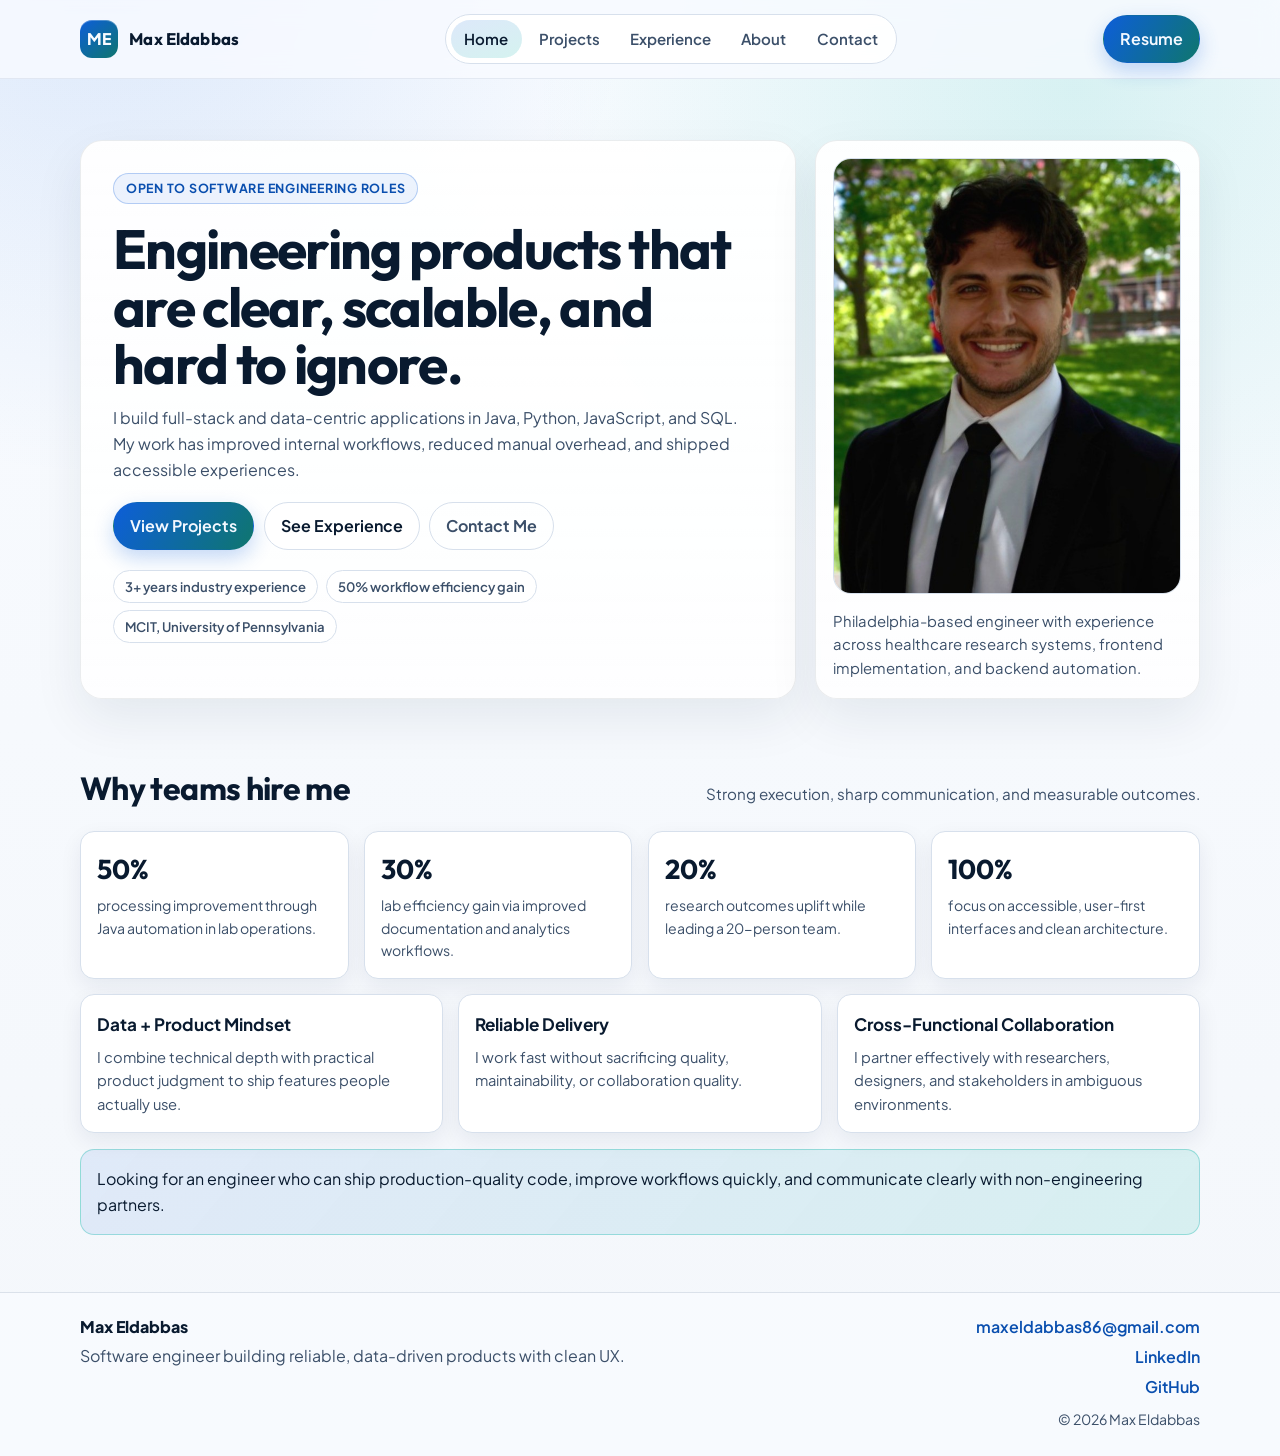
<file: index.html>
<!doctype html>
<html lang="en">
<head>
  <meta charset="utf-8" />
  <meta name="viewport" content="width=device-width, initial-scale=1" />
  <title>Max Eldabbas | Software Engineer</title>
  <meta name="description" content="Software engineer portfolio for Max Eldabbas, focused on backend systems, data tooling, and product-minded engineering." />
  <meta property="og:title" content="Max Eldabbas | Software Engineer" />
  <meta property="og:description" content="Building reliable, data-driven tools with clear UX and measurable impact." />
  <meta property="og:type" content="website" />
  <meta name="theme-color" content="#0d5ed9" />
  <link rel="preconnect" href="https://fonts.googleapis.com" />
  <link rel="preconnect" href="https://fonts.gstatic.com" crossorigin />
  <link href="https://fonts.googleapis.com/css2?family=Outfit:wght@500;600;700;800&family=Plus+Jakarta+Sans:wght@400;500;600;700;800&display=swap" rel="stylesheet" />
  <link rel="stylesheet" href="styles.css" />
  <script src="scripts/includes.js" defer></script>
  <script src="scripts/main.js" defer></script>
</head>
<body data-page="index">
  <div class="page-shell">
    <div data-include="header"></div>

    <main>
      <section class="hero">
        <div class="container hero-grid">
          <article class="panel hero-card" data-reveal>
            <span class="eyebrow">Open to software engineering roles</span>
            <h1>Engineering products that are clear, scalable, and hard to ignore.</h1>
            <p>
              I build full-stack and data-centric applications in Java, Python, JavaScript, and SQL.
              My work has improved internal workflows, reduced manual overhead, and shipped accessible experiences.
            </p>
            <div class="hero-actions">
              <a class="btn btn-solid" href="projects.html">View Projects</a>
              <a class="btn btn-light" href="experience.html">See Experience</a>
              <a class="btn btn-ghost" href="contact.html">Contact Me</a>
            </div>
            <div class="hero-metrics">
              <span>3+ years industry experience</span>
              <span>50% workflow efficiency gain</span>
              <span>MCIT, University of Pennsylvania</span>
            </div>
          </article>

          <aside class="panel profile-card" data-reveal>
            <div class="profile-frame">
              <img src="profile_img_max.jpg" alt="Portrait of Max Eldabbas" loading="lazy" />
            </div>
            <p>
              Philadelphia-based engineer with experience across healthcare research systems,
              frontend implementation, and backend automation.
            </p>
          </aside>
        </div>
      </section>

      <section class="section">
        <div class="container">
          <div class="section-head" data-reveal>
            <h2>Why teams hire me</h2>
            <p>Strong execution, sharp communication, and measurable outcomes.</p>
          </div>

          <div class="card-grid">
            <article class="stat" data-reveal>
              <h3>50%</h3>
              <p>processing improvement through Java automation in lab operations.</p>
            </article>
            <article class="stat" data-reveal>
              <h3>30%</h3>
              <p>lab efficiency gain via improved documentation and analytics workflows.</p>
            </article>
            <article class="stat" data-reveal>
              <h3>20%</h3>
              <p>research outcomes uplift while leading a 20-person team.</p>
            </article>
            <article class="stat" data-reveal>
              <h3>100%</h3>
              <p>focus on accessible, user-first interfaces and clean architecture.</p>
            </article>

            <article class="tile" data-reveal>
              <h3>Data + Product Mindset</h3>
              <p>I combine technical depth with practical product judgment to ship features people actually use.</p>
            </article>
            <article class="tile" data-reveal>
              <h3>Reliable Delivery</h3>
              <p>I work fast without sacrificing quality, maintainability, or collaboration quality.</p>
            </article>
            <article class="tile" data-reveal>
              <h3>Cross-Functional Collaboration</h3>
              <p>I partner effectively with researchers, designers, and stakeholders in ambiguous environments.</p>
            </article>
          </div>

          <div class="callout" data-reveal>
            <p>
              Looking for an engineer who can ship production-quality code, improve workflows quickly, and communicate clearly with non-engineering partners.
            </p>
          </div>
        </div>
      </section>
    </main>

    <div data-include="footer"></div>
  </div>
</body>
</html>
</file>
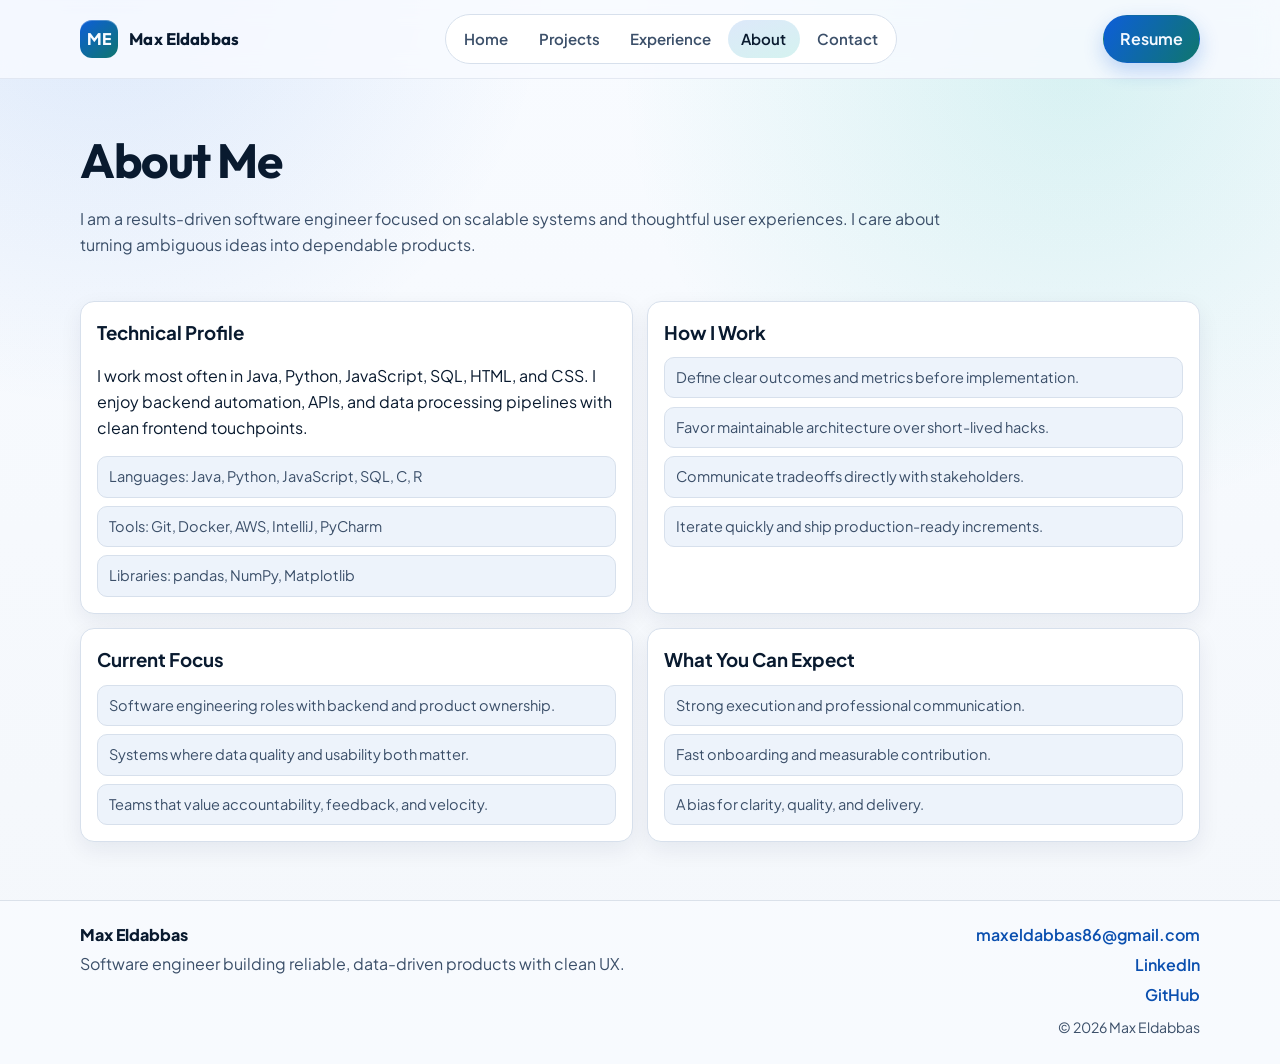
<file: about.html>
<!doctype html>
<html lang="en">
<head>
  <meta charset="utf-8" />
  <meta name="viewport" content="width=device-width, initial-scale=1" />
  <title>About | Max Eldabbas</title>
  <meta name="description" content="About Max Eldabbas: software engineer with experience across Java, Python, JavaScript, and applied data systems." />
  <meta name="theme-color" content="#0d5ed9" />
  <link rel="preconnect" href="https://fonts.googleapis.com" />
  <link rel="preconnect" href="https://fonts.gstatic.com" crossorigin />
  <link href="https://fonts.googleapis.com/css2?family=Outfit:wght@500;600;700;800&family=Plus+Jakarta+Sans:wght@400;500;600;700;800&display=swap" rel="stylesheet" />
  <link rel="stylesheet" href="styles.css" />
  <script src="scripts/includes.js" defer></script>
  <script src="scripts/main.js" defer></script>
</head>
<body data-page="about">
  <div class="page-shell">
    <div data-include="header"></div>

    <main>
      <section class="page-title">
        <div class="container" data-reveal>
          <h1>About Me</h1>
          <p>
            I am a results-driven software engineer focused on scalable systems and thoughtful user experiences.
            I care about turning ambiguous ideas into dependable products.
          </p>
        </div>
      </section>

      <section class="section">
        <div class="container profile-grid">
          <article class="skill-card" data-reveal>
            <h3>Technical Profile</h3>
            <p>
              I work most often in Java, Python, JavaScript, SQL, HTML, and CSS.
              I enjoy backend automation, APIs, and data processing pipelines with clean frontend touchpoints.
            </p>
            <ul class="skill-list">
              <li>Languages: Java, Python, JavaScript, SQL, C, R</li>
              <li>Tools: Git, Docker, AWS, IntelliJ, PyCharm</li>
              <li>Libraries: pandas, NumPy, Matplotlib</li>
            </ul>
          </article>

          <article class="skill-card" data-reveal>
            <h3>How I Work</h3>
            <ul class="skill-list">
              <li>Define clear outcomes and metrics before implementation.</li>
              <li>Favor maintainable architecture over short-lived hacks.</li>
              <li>Communicate tradeoffs directly with stakeholders.</li>
              <li>Iterate quickly and ship production-ready increments.</li>
            </ul>
          </article>

          <article class="skill-card" data-reveal>
            <h3>Current Focus</h3>
            <ul class="skill-list">
              <li>Software engineering roles with backend and product ownership.</li>
              <li>Systems where data quality and usability both matter.</li>
              <li>Teams that value accountability, feedback, and velocity.</li>
            </ul>
          </article>

          <article class="skill-card" data-reveal>
            <h3>What You Can Expect</h3>
            <ul class="skill-list">
              <li>Strong execution and professional communication.</li>
              <li>Fast onboarding and measurable contribution.</li>
              <li>A bias for clarity, quality, and delivery.</li>
            </ul>
          </article>
        </div>
      </section>
    </main>

    <div data-include="footer"></div>
  </div>
</body>
</html>
</file>
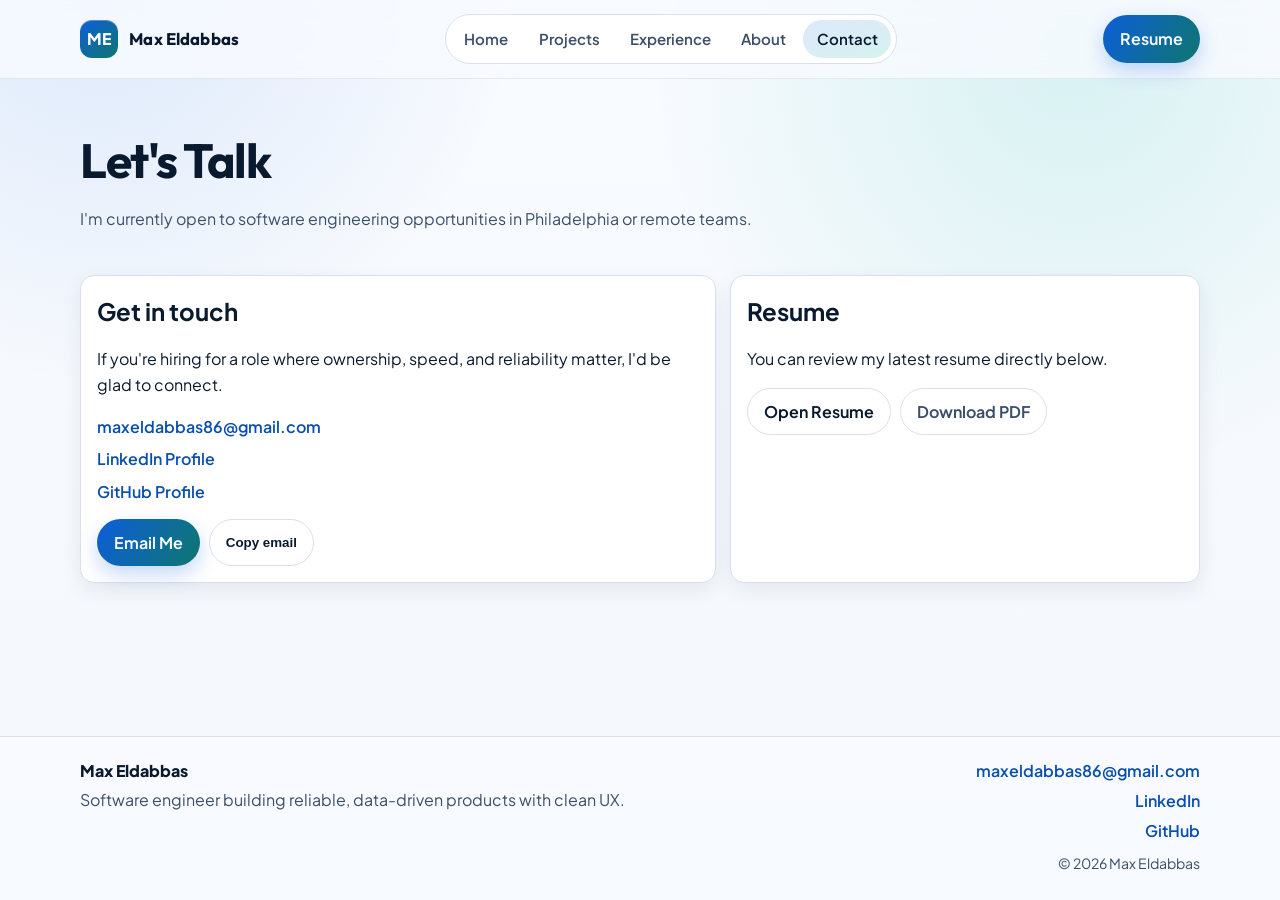
<file: contact.html>
<!doctype html>
<html lang="en">
<head>
  <meta charset="utf-8" />
  <meta name="viewport" content="width=device-width, initial-scale=1" />
  <title>Contact | Max Eldabbas</title>
  <meta name="description" content="Contact Max Eldabbas for software engineering opportunities." />
  <meta name="theme-color" content="#0d5ed9" />
  <link rel="preconnect" href="https://fonts.googleapis.com" />
  <link rel="preconnect" href="https://fonts.gstatic.com" crossorigin />
  <link href="https://fonts.googleapis.com/css2?family=Outfit:wght@500;600;700;800&family=Plus+Jakarta+Sans:wght@400;500;600;700;800&display=swap" rel="stylesheet" />
  <link rel="stylesheet" href="styles.css" />
  <script src="scripts/includes.js" defer></script>
  <script src="scripts/main.js" defer></script>
</head>
<body data-page="contact">
  <div class="page-shell">
    <div data-include="header"></div>

    <main>
      <section class="page-title">
        <div class="container" data-reveal>
          <h1>Let&apos;s Talk</h1>
          <p>I&apos;m currently open to software engineering opportunities in Philadelphia or remote teams.</p>
        </div>
      </section>

      <section class="section">
        <div class="container contact-grid">
          <article class="contact-card" data-reveal>
            <h2>Get in touch</h2>
            <p>
              If you&apos;re hiring for a role where ownership, speed, and reliability matter,
              I&apos;d be glad to connect.
            </p>

            <div class="contact-links">
              <a href="mailto:maxeldabbas86@gmail.com">maxeldabbas86@gmail.com</a>
              <a href="https://www.linkedin.com/in/max-eldabbas-m-s-8202a11b5/" target="_blank" rel="noopener">LinkedIn Profile</a>
              <a href="https://github.com/maxeld1" target="_blank" rel="noopener">GitHub Profile</a>
            </div>

            <div class="quick-actions">
              <a class="btn btn-solid" href="mailto:maxeldabbas86@gmail.com">Email Me</a>
              <button id="copyEmail" class="btn btn-light" type="button">Copy email</button>
            </div>
          </article>

          <article class="contact-card" data-reveal>
            <h2>Resume</h2>
            <p>You can review my latest resume directly below.</p>
            <div class="quick-actions">
              <a class="btn btn-light" href="Resume_Eldabbas_Max_2025.pdf" target="_blank" rel="noopener">Open Resume</a>
              <a class="btn btn-ghost" href="Resume_Eldabbas_Max_2025.pdf" download>Download PDF</a>
            </div>
          </article>
        </div>
      </section>
    </main>

    <div data-include="footer"></div>
  </div>
</body>
</html>
</file>
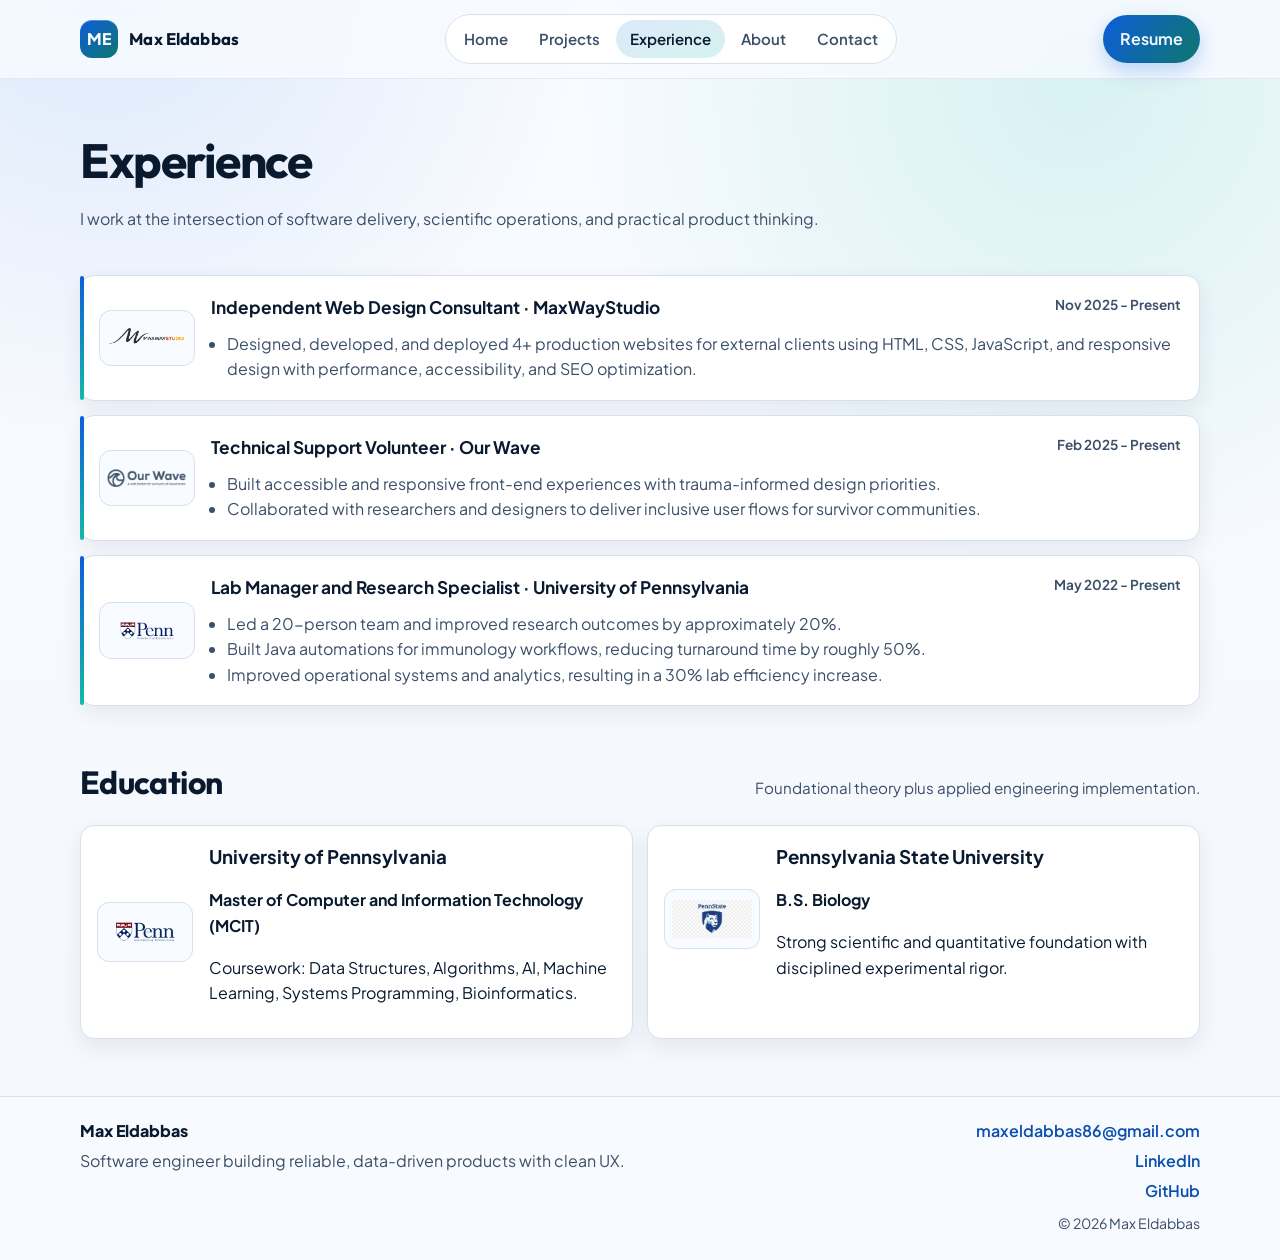
<file: experience.html>
<!doctype html>
<html lang="en">
<head>
  <meta charset="utf-8" />
  <meta name="viewport" content="width=device-width, initial-scale=1" />
  <title>Experience | Max Eldabbas</title>
  <meta name="description" content="Professional experience of Max Eldabbas in research engineering, technical operations, and accessible product development." />
  <meta name="theme-color" content="#0d5ed9" />
  <link rel="preconnect" href="https://fonts.googleapis.com" />
  <link rel="preconnect" href="https://fonts.gstatic.com" crossorigin />
  <link href="https://fonts.googleapis.com/css2?family=Outfit:wght@500;600;700;800&family=Plus+Jakarta+Sans:wght@400;500;600;700;800&display=swap" rel="stylesheet" />
  <link rel="stylesheet" href="styles.css" />
  <script src="scripts/includes.js" defer></script>
  <script src="scripts/main.js" defer></script>
</head>
<body data-page="experience">
  <div class="page-shell">
    <div data-include="header"></div>

    <main>
      <section class="page-title">
        <div class="container" data-reveal>
          <h1>Experience</h1>
          <p>I work at the intersection of software delivery, scientific operations, and practical product thinking.</p>
        </div>
      </section>

      <section class="section">
        <div class="container timeline">
          <article class="timeline-card" data-reveal>
            <div class="timeline-row">
              <div class="timeline-logo-col">
                <img class="timeline-logo" src="assets/logos/maxwaystudiologo.png" alt="MaxWayStudio logo" loading="lazy" />
              </div>
              <div class="timeline-body">
                <div class="timeline-top">
                  <h3>Independent Web Design Consultant · MaxWayStudio</h3>
                  <span>Nov 2025 - Present</span>
                </div>
                <ul>
                  <li>Designed, developed, and deployed 4+ production websites for external clients using HTML, CSS, JavaScript, and responsive design with performance, accessibility, and SEO optimization.</li>
                </ul>
              </div>
            </div>
          </article>

          <article class="timeline-card" data-reveal>
            <div class="timeline-row">
              <div class="timeline-logo-col">
                <img class="timeline-logo" src="assets/logos/our-wave-logo-dark-tagline.png" alt="Our Wave logo" loading="lazy" />
              </div>
              <div class="timeline-body">
                <div class="timeline-top">
                  <h3>Technical Support Volunteer · Our Wave</h3>
                  <span>Feb 2025 - Present</span>
                </div>
                <ul>
                  <li>Built accessible and responsive front-end experiences with trauma-informed design priorities.</li>
                  <li>Collaborated with researchers and designers to deliver inclusive user flows for survivor communities.</li>
                </ul>
              </div>
            </div>
          </article>

          <article class="timeline-card" data-reveal>
            <div class="timeline-row">
              <div class="timeline-logo-col">
                <img class="timeline-logo" src="assets/logos/penn-logo.png" alt="University of Pennsylvania logo" loading="lazy" />
              </div>
              <div class="timeline-body">
                <div class="timeline-top">
                  <h3>Lab Manager and Research Specialist · University of Pennsylvania</h3>
                  <span>May 2022 - Present</span>
                </div>
                <ul>
                  <li>Led a 20-person team and improved research outcomes by approximately 20%.</li>
                  <li>Built Java automations for immunology workflows, reducing turnaround time by roughly 50%.</li>
                  <li>Improved operational systems and analytics, resulting in a 30% lab efficiency increase.</li>
                </ul>
              </div>
            </div>
          </article>
        </div>
      </section>

      <section class="section">
        <div class="container">
          <div class="section-head" data-reveal>
            <h2>Education</h2>
            <p>Foundational theory plus applied engineering implementation.</p>
          </div>

          <div class="profile-grid">
            <article class="skill-card education-card" data-reveal>
              <div class="education-row">
                <div class="education-logo-col">
                  <img class="education-logo" src="assets/logos/penn-logo.png" alt="University of Pennsylvania logo" loading="lazy" />
                </div>
                <div class="education-body">
                  <h3>University of Pennsylvania</h3>
                  <p><strong>Master of Computer and Information Technology (MCIT)</strong></p>
                  <p>Coursework: Data Structures, Algorithms, AI, Machine Learning, Systems Programming, Bioinformatics.</p>
                </div>
              </div>
            </article>

            <article class="skill-card education-card" data-reveal>
              <div class="education-row">
                <div class="education-logo-col">
                  <img class="education-logo" src="assets/logos/penn-state-logo.png" alt="Pennsylvania State University logo" loading="lazy" />
                </div>
                <div class="education-body">
                  <h3>Pennsylvania State University</h3>
                  <p><strong>B.S. Biology</strong></p>
                  <p>Strong scientific and quantitative foundation with disciplined experimental rigor.</p>
                </div>
              </div>
            </article>
          </div>
        </div>
      </section>
    </main>

    <div data-include="footer"></div>
  </div>
</body>
</html>
</file>
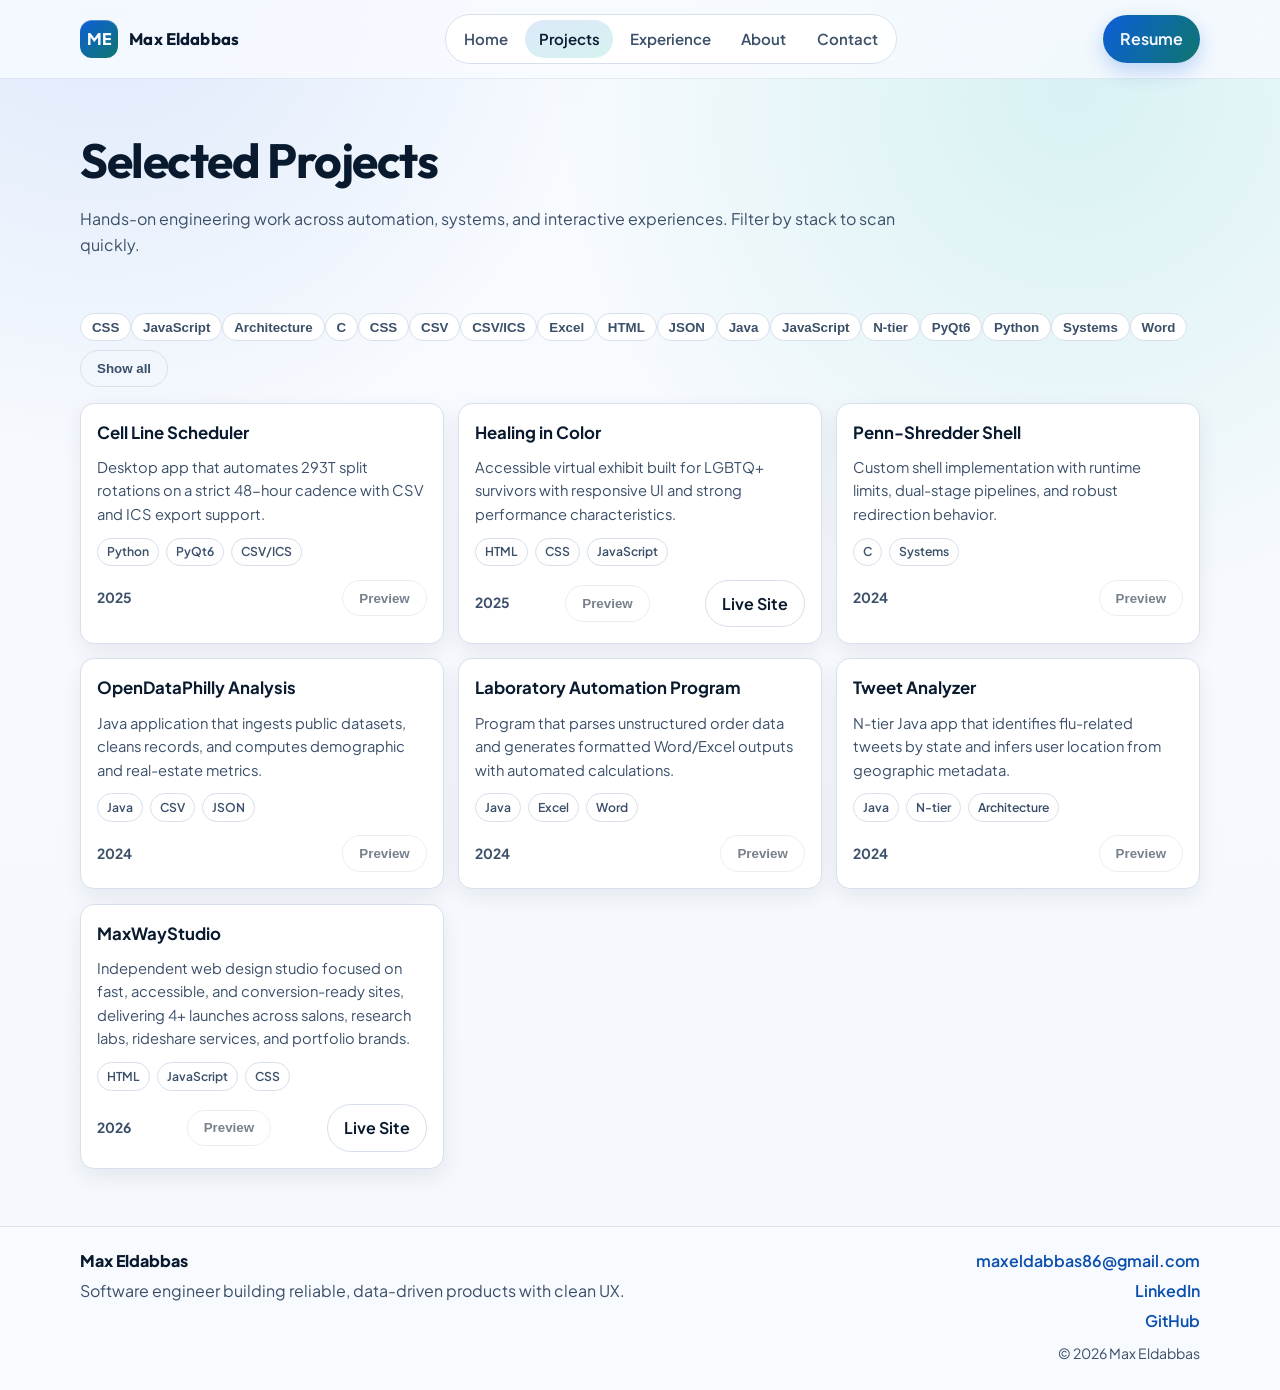
<file: projects.html>
<!doctype html>
<html lang="en">
<head>
  <meta charset="utf-8" />
  <meta name="viewport" content="width=device-width, initial-scale=1" />
  <title>Projects | Max Eldabbas</title>
  <meta name="description" content="Project portfolio of Max Eldabbas featuring backend systems, automation, and data-focused applications." />
  <meta name="theme-color" content="#0d5ed9" />
  <link rel="preconnect" href="https://fonts.googleapis.com" />
  <link rel="preconnect" href="https://fonts.gstatic.com" crossorigin />
  <link href="https://fonts.googleapis.com/css2?family=Outfit:wght@500;600;700;800&family=Plus+Jakarta+Sans:wght@400;500;600;700;800&display=swap" rel="stylesheet" />
  <link rel="stylesheet" href="styles.css" />
  <script src="scripts/includes.js" defer></script>
  <script src="scripts/main.js" defer></script>
</head>
<body data-page="projects">
  <div class="page-shell">
    <div data-include="header"></div>

    <main>
      <section class="page-title">
        <div class="container" data-reveal>
          <h1>Selected Projects</h1>
          <p>Hands-on engineering work across automation, systems, and interactive experiences. Filter by stack to scan quickly.</p>
        </div>
      </section>

      <section class="section">
        <div class="container">
          <div class="filters" data-reveal>
            <div id="projectFilters"></div>
            <button id="clearFilter" type="button" class="btn btn-ghost">Show all</button>
          </div>

          <div class="project-list">
            <article class="project-card" data-stack="Python,PyQt6,CSV/ICS" data-reveal>
              <h3>Cell Line Scheduler</h3>
              <p>Desktop app that automates 293T split rotations on a strict 48-hour cadence with CSV and ICS export support.</p>
              <div class="stack"><span>Python</span><span>PyQt6</span><span>CSV/ICS</span></div>
              <div class="project-footer">
                <strong>2025</strong>
                <button class="btn btn-light project-preview-toggle" type="button" aria-expanded="false">Preview</button>
              </div>
              <div class="project-preview" hidden>
                <div class="project-preview-inner">
                  <p class="project-preview-message">Preview video coming soon.</p>
                </div>
              </div>
            </article>

            <article class="project-card" data-stack="HTML,CSS,JavaScript" data-reveal>
              <h3>Healing in Color</h3>
              <p>Accessible virtual exhibit built for LGBTQ+ survivors with responsive UI and strong performance characteristics.</p>
              <div class="stack"><span>HTML</span><span>CSS</span><span>JavaScript</span></div>
              <div class="project-footer">
                <strong>2025</strong>
                <button class="btn btn-light project-preview-toggle" type="button" aria-expanded="false">Preview</button>
                <a class="btn btn-light" href="https://discover.ourwave.org/exhibit/healing-in-color" target="_blank" rel="noopener">Live Site</a>
              </div>
              <div class="project-preview" hidden>
                <div class="project-preview-inner">
                  <p class="project-preview-message">Preview video coming soon.</p>
                </div>
              </div>
            </article>

            <article class="project-card" data-stack="C,Systems" data-reveal>
              <h3>Penn-Shredder Shell</h3>
              <p>Custom shell implementation with runtime limits, dual-stage pipelines, and robust redirection behavior.</p>
              <div class="stack"><span>C</span><span>Systems</span></div>
              <div class="project-footer">
                <strong>2024</strong>
                <button class="btn btn-light project-preview-toggle" type="button" aria-expanded="false">Preview</button>
              </div>
              <div class="project-preview" hidden>
                <div class="project-preview-inner">
                  <p class="project-preview-message">Preview video coming soon.</p>
                </div>
              </div>
            </article>

            <article class="project-card" data-stack="Java,CSV,JSON" data-reveal>
              <h3>OpenDataPhilly Analysis</h3>
              <p>Java application that ingests public datasets, cleans records, and computes demographic and real-estate metrics.</p>
              <div class="stack"><span>Java</span><span>CSV</span><span>JSON</span></div>
              <div class="project-footer">
                <strong>2024</strong>
                <button class="btn btn-light project-preview-toggle" type="button" aria-expanded="false">Preview</button>
              </div>
              <div class="project-preview" hidden>
                <div class="project-preview-inner">
                  <p class="project-preview-message">Preview video coming soon.</p>
                </div>
              </div>
            </article>

            <article class="project-card" data-stack="Java,Excel,Word" data-reveal>
              <h3>Laboratory Automation Program</h3>
              <p>Program that parses unstructured order data and generates formatted Word/Excel outputs with automated calculations.</p>
              <div class="stack"><span>Java</span><span>Excel</span><span>Word</span></div>
              <div class="project-footer">
                <strong>2024</strong>
                <button class="btn btn-light project-preview-toggle" type="button" aria-expanded="false">Preview</button>
              </div>
              <div class="project-preview" hidden>
                <div class="project-preview-inner">
                  <p class="project-preview-message">Preview video coming soon.</p>
                </div>
              </div>
            </article>

            <article class="project-card" data-stack="Java,N-tier,Architecture" data-reveal>
              <h3>Tweet Analyzer</h3>
              <p>N-tier Java app that identifies flu-related tweets by state and infers user location from geographic metadata.</p>
              <div class="stack"><span>Java</span><span>N-tier</span><span>Architecture</span></div>
              <div class="project-footer">
                <strong>2024</strong>
                <button class="btn btn-light project-preview-toggle" type="button" aria-expanded="false">Preview</button>
              </div>
              <div class="project-preview" hidden>
                <div class="project-preview-inner">
                  <p class="project-preview-message">Preview video coming soon.</p>
                </div>
              </div>
            </article>

            <article class="project-card" data-stack="HTML, JavaScript, CSS" data-reveal>
              <h3>MaxWayStudio</h3>
              <p>Independent web design studio focused on fast, accessible, and conversion-ready sites, delivering 4+ launches across salons, research labs, rideshare services, and portfolio brands.</p>
              <div class="stack"><span>HTML</span><span>JavaScript</span><span>CSS</span></div>
              <div class="project-footer">
                <strong>2026</strong>
                <button class="btn btn-light project-preview-toggle" type="button" aria-expanded="false">Preview</button>
                <a class="btn btn-light" href="https://www.maxwaystudio.com" target="_blank" rel="noopener">Live Site</a>
              </div>
              <div class="project-preview" hidden>
                <div class="project-preview-inner">
                  <p class="project-preview-message">Preview video coming soon.</p>
                </div>
              </div>
            </article>
          </div>
        </div>
      </section>
    </main>

    <div data-include="footer"></div>
  </div>
</body>
</html>
</file>
<file: styles.css>
:root {
  --bg: #f4f7fb;
  --surface: #ffffff;
  --surface-2: #edf3fb;
  --ink: #091a2f;
  --ink-soft: #3b4f69;
  --line: #d7e0ec;
  --brand: #0d5ed9;
  --brand-2: #13b8a8;
  --brand-3: #f59e0b;
  --radius-lg: 22px;
  --radius-md: 14px;
  --shadow-soft: 0 20px 50px rgba(16, 35, 67, 0.08);
  --shadow-card: 0 8px 22px rgba(16, 35, 67, 0.07);
}

* {
  box-sizing: border-box;
}

html,
body {
  margin: 0;
  padding: 0;
}

body {
  font-family: 'Plus Jakarta Sans', 'Segoe UI', sans-serif;
  color: var(--ink);
  background:
    radial-gradient(circle at 8% -4%, rgba(13, 94, 217, 0.12), transparent 28%),
    radial-gradient(circle at 84% 6%, rgba(19, 184, 168, 0.14), transparent 31%),
    linear-gradient(180deg, #f8fbff, var(--bg));
  line-height: 1.6;
}

a {
  color: inherit;
  text-decoration: none;
}

img {
  max-width: 100%;
  display: block;
}

.container {
  width: min(1120px, calc(100% - 2.4rem));
  margin: 0 auto;
}

.page-shell {
  min-height: 100dvh;
  display: grid;
  grid-template-rows: auto 1fr auto;
}

.site-header {
  position: sticky;
  top: 0;
  z-index: 40;
  border-bottom: 1px solid rgba(11, 44, 88, 0.08);
  background: rgba(248, 251, 255, 0.82);
  backdrop-filter: blur(12px) saturate(1.05);
}

.header-inner {
  min-height: 78px;
  display: flex;
  align-items: center;
  justify-content: space-between;
  gap: 1rem;
}

.brand {
  display: flex;
  align-items: center;
  gap: 0.7rem;
  font-weight: 700;
  letter-spacing: 0.01em;
}

.brand-mark {
  width: 38px;
  height: 38px;
  border-radius: 12px;
  display: grid;
  place-items: center;
  font-weight: 800;
  color: #f8fbff;
  background: linear-gradient(140deg, var(--brand), #0f766e);
  box-shadow: inset 0 1px 0 rgba(255, 255, 255, 0.28);
}

.brand-text {
  font-family: 'Outfit', 'Segoe UI', sans-serif;
  font-size: 1.05rem;
}

.main-nav {
  display: flex;
  align-items: center;
  gap: 0.2rem;
  padding: 0.3rem;
  border: 1px solid var(--line);
  border-radius: 999px;
  background: rgba(255, 255, 255, 0.84);
}

.main-nav a {
  padding: 0.45rem 0.85rem;
  border-radius: 999px;
  color: var(--ink-soft);
  font-weight: 600;
  font-size: 0.94rem;
  transition: 0.22s ease;
}

.main-nav a:hover,
.main-nav a.is-active {
  color: var(--ink);
  background: linear-gradient(160deg, rgba(13, 94, 217, 0.14), rgba(19, 184, 168, 0.18));
}

.btn {
  display: inline-flex;
  align-items: center;
  justify-content: center;
  border: 1px solid transparent;
  border-radius: 999px;
  padding: 0.62rem 1rem;
  font-weight: 650;
  cursor: pointer;
  transition: transform 0.2s ease, box-shadow 0.2s ease;
}

.btn:hover {
  transform: translateY(-1px);
}

.btn-solid {
  color: #f3f8ff;
  background: linear-gradient(120deg, var(--brand), #0f766e);
  box-shadow: 0 8px 20px rgba(13, 94, 217, 0.24);
}

.btn-light {
  color: var(--ink);
  border-color: var(--line);
  background: #ffffff;
}

.btn-ghost {
  border-color: var(--line);
  color: var(--ink-soft);
  background: transparent;
}

.hero {
  padding: 3.8rem 0 2.4rem;
}

.hero-grid {
  display: grid;
  grid-template-columns: 1.3fr 0.7fr;
  gap: 1.2rem;
}

.panel {
  background: linear-gradient(180deg, rgba(255, 255, 255, 0.94), rgba(255, 255, 255, 0.84));
  border: 1px solid rgba(9, 26, 47, 0.08);
  border-radius: var(--radius-lg);
  box-shadow: var(--shadow-soft);
}

.hero-card {
  padding: 2rem;
}

.eyebrow {
  display: inline-flex;
  align-items: center;
  gap: 0.48rem;
  border: 1px solid rgba(13, 94, 217, 0.26);
  background: rgba(13, 94, 217, 0.07);
  color: #0a4faf;
  border-radius: 999px;
  padding: 0.3rem 0.75rem;
  font-size: 0.78rem;
  font-weight: 700;
  letter-spacing: 0.06em;
  text-transform: uppercase;
}

.hero h1,
.section-head h2 {
  font-family: 'Outfit', 'Segoe UI', sans-serif;
}

.hero h1 {
  margin: 0.95rem 0 0.75rem;
  line-height: 1.05;
  font-size: clamp(2rem, 4.7vw, 3.45rem);
  letter-spacing: -0.03em;
}

.hero p {
  margin: 0;
  color: var(--ink-soft);
  max-width: 66ch;
}

.hero-actions {
  display: flex;
  flex-wrap: wrap;
  gap: 0.6rem;
  margin-top: 1.25rem;
}

.hero-metrics {
  margin-top: 1.3rem;
  display: flex;
  flex-wrap: wrap;
  gap: 0.45rem;
}

.hero-metrics span {
  border: 1px solid var(--line);
  border-radius: 999px;
  padding: 0.3rem 0.7rem;
  background: #fff;
  color: var(--ink-soft);
  font-size: 0.82rem;
  font-weight: 600;
}

.profile-card {
  padding: 1.1rem;
  display: grid;
  align-content: space-between;
  gap: 1rem;
}

.profile-frame {
  border-radius: 18px;
  overflow: hidden;
  border: 1px solid var(--line);
  aspect-ratio: 4 / 5;
  background: linear-gradient(145deg, #e9f3ff, #f8fbff);
}

.profile-frame img {
  width: 100%;
  height: 100%;
  display: block;
  object-fit: cover;
  object-position: center;
}

.profile-card p {
  margin: 0;
  color: var(--ink-soft);
  font-size: 0.93rem;
}

.section {
  padding: 1.6rem 0;
}

.section-head {
  margin-bottom: 1rem;
  display: flex;
  justify-content: space-between;
  align-items: baseline;
  gap: 1rem;
}

.section-head h2 {
  margin: 0;
  font-size: clamp(1.48rem, 2.8vw, 2rem);
  letter-spacing: -0.02em;
}

.section-head p {
  margin: 0;
  color: var(--ink-soft);
  font-size: 0.95rem;
}

.card-grid {
  display: grid;
  grid-template-columns: repeat(12, 1fr);
  gap: 0.95rem;
}

.stat,
.tile,
.project-card,
.timeline-card,
.skill-card,
.contact-card {
  border: 1px solid var(--line);
  border-radius: var(--radius-md);
  background: var(--surface);
  box-shadow: var(--shadow-card);
}

.stat {
  grid-column: span 3;
  padding: 1rem;
}

.stat h3 {
  margin: 0;
  font-size: 1.7rem;
  font-family: 'Outfit', 'Segoe UI', sans-serif;
}

.stat p {
  margin: 0.2rem 0 0;
  color: var(--ink-soft);
  font-size: 0.88rem;
}

.tile {
  grid-column: span 4;
  padding: 1rem;
}

.tile h3 {
  margin: 0;
  font-size: 1.07rem;
}

.tile p {
  margin: 0.45rem 0 0;
  color: var(--ink-soft);
  font-size: 0.92rem;
}

.callout {
  margin-top: 1rem;
  border: 1px solid rgba(19, 184, 168, 0.35);
  background: linear-gradient(130deg, rgba(13, 94, 217, 0.09), rgba(19, 184, 168, 0.13));
  border-radius: var(--radius-md);
  padding: 1rem;
}

.callout p {
  margin: 0;
}

.page-title {
  padding: 2.7rem 0 1.1rem;
}

.page-title h1 {
  margin: 0;
  font-size: clamp(2rem, 4.2vw, 3rem);
  letter-spacing: -0.03em;
  font-family: 'Outfit', 'Segoe UI', sans-serif;
}

.page-title p {
  margin: 0.45rem 0 0;
  color: var(--ink-soft);
  max-width: 72ch;
}

.filters {
  display: flex;
  flex-wrap: wrap;
  align-items: center;
  gap: 0.55rem;
  margin: 0.75rem 0 1rem;
}

.tag-filter {
  border: 1px solid var(--line);
  border-radius: 999px;
  padding: 0.34rem 0.68rem;
  font-weight: 600;
  color: var(--ink-soft);
  background: #fff;
  cursor: pointer;
}

.tag-filter.is-active {
  color: var(--ink);
  border-color: rgba(13, 94, 217, 0.34);
  background: rgba(13, 94, 217, 0.12);
}

.project-list {
  display: grid;
  grid-template-columns: repeat(auto-fit, minmax(270px, 1fr));
  gap: 0.9rem;
}

.project-card {
  padding: 1rem;
}

.project-card h3 {
  margin: 0;
  font-size: 1.05rem;
}

.project-card p {
  margin: 0.58rem 0 0;
  color: var(--ink-soft);
  font-size: 0.92rem;
}

.stack {
  margin-top: 0.7rem;
  display: flex;
  gap: 0.45rem;
  flex-wrap: wrap;
}

.stack span {
  border: 1px solid var(--line);
  border-radius: 999px;
  padding: 0.22rem 0.56rem;
  font-size: 0.76rem;
  font-weight: 600;
  color: var(--ink-soft);
}

.project-footer {
  margin-top: 0.85rem;
  display: flex;
  justify-content: space-between;
  align-items: center;
  gap: 0.8rem;
}

.project-footer strong {
  color: var(--ink-soft);
  font-size: 0.87rem;
}

.project-preview-toggle[aria-disabled='true'] {
  opacity: 0.55;
  cursor: not-allowed;
  pointer-events: none;
}

.project-preview {
  margin-top: 0.85rem;
  border: 1px solid var(--line);
  border-radius: 18px;
  background: #ffffff;
  overflow: hidden;
  box-shadow: 0 12px 24px rgba(16, 35, 67, 0.08);
}

.project-preview-inner {
  padding: 0.7rem;
}

.project-preview video {
  width: 100%;
  display: block;
  border-radius: 14px;
  background: #0b1d34;
}

.project-preview-message {
  margin: 0;
  color: var(--ink-soft);
  font-size: 0.9rem;
}

.timeline {
  display: grid;
  gap: 0.9rem;
}

.timeline-card {
  padding: 1.1rem;
  position: relative;
}

.timeline-card::before {
  content: '';
  position: absolute;
  left: -1px;
  top: 0;
  width: 4px;
  height: 100%;
  border-radius: 999px;
  background: linear-gradient(180deg, var(--brand), var(--brand-2));
}

.timeline-top {
  display: flex;
  justify-content: space-between;
  gap: 1rem;
  align-items: start;
}

.timeline-row {
  display: grid;
  grid-template-columns: 96px 1fr;
  gap: 1rem;
  align-items: start;
}

.timeline-logo-col {
  display: flex;
  align-items: center;
  justify-content: center;
  align-self: center;
  padding: 0.45rem;
  border-radius: 12px;
  border: 1px solid var(--line);
  background: #f8fbff;
}

.timeline-logo {
  width: 100%;
  height: 40px;
  object-fit: contain;
  display: block;
}

.timeline-body ul {
  margin: 0.6rem 0 0;
  padding-left: 1rem;
  color: var(--ink-soft);
}

@media (max-width: 700px) {
  .timeline-row {
    grid-template-columns: 1fr;
  }

  .timeline-logo-col {
    justify-content: flex-start;
    padding: 0.4rem 0.6rem;
  }

  .education-row {
    grid-template-columns: 1fr;
  }

  .education-logo-col {
    justify-content: flex-start;
    padding: 0.4rem 0.6rem;
  }
}

.timeline-top h3 {
  margin: 0;
  font-size: 1.08rem;
}

.timeline-top span {
  font-size: 0.85rem;
  color: var(--ink-soft);
  font-weight: 650;
}

.timeline-card ul {
  margin: 0.6rem 0 0;
  padding-left: 1rem;
  color: var(--ink-soft);
}

.profile-grid {
  display: grid;
  grid-template-columns: 1fr 1fr;
  gap: 0.9rem;
}

.skill-card,
.contact-card {
  padding: 1rem;
}

.education-row {
  display: grid;
  grid-template-columns: 96px 1fr;
  gap: 1rem;
  align-items: start;
}

.education-logo-col {
  display: flex;
  align-items: center;
  justify-content: center;
  align-self: center;
  padding: 0.45rem;
  border-radius: 12px;
  border: 1px solid var(--line);
  background: #f8fbff;
}

.education-logo {
  width: 100%;
  height: 44px;
  object-fit: contain;
  display: block;
}

.skill-card h3,
.contact-card h2 {
  margin: 0;
}

.skill-list {
  margin: 0.6rem 0 0;
  padding: 0;
  list-style: none;
  display: grid;
  gap: 0.52rem;
}

.skill-list li {
  border: 1px solid var(--line);
  border-radius: 10px;
  background: var(--surface-2);
  padding: 0.5rem 0.66rem;
  color: var(--ink-soft);
  font-size: 0.91rem;
}

.contact-grid {
  display: grid;
  grid-template-columns: 1.15fr 0.85fr;
  gap: 0.9rem;
}

.contact-links {
  margin-top: 0.8rem;
  display: grid;
  gap: 0.45rem;
}

.contact-links a {
  color: #0a4faf;
  font-weight: 600;
}

.quick-actions {
  margin-top: 0.9rem;
  display: flex;
  flex-wrap: wrap;
  gap: 0.55rem;
}

.site-footer {
  margin-top: 2rem;
  border-top: 1px solid rgba(11, 44, 88, 0.12);
  background: rgba(249, 252, 255, 0.78);
}

.footer-inner {
  padding: 1.3rem 0 1.6rem;
  display: flex;
  justify-content: space-between;
  gap: 1rem;
}

.footer-title {
  margin: 0;
  font-weight: 800;
}

.footer-copy {
  margin: 0.25rem 0 0;
  color: var(--ink-soft);
  max-width: 50ch;
}

.footer-right {
  display: grid;
  justify-items: end;
  gap: 0.28rem;
  text-align: right;
}

.footer-right a {
  color: #0a4faf;
  font-weight: 600;
}

.footer-year {
  margin: 0.24rem 0 0;
  color: var(--ink-soft);
  font-size: 0.88rem;
}

.include-error {
  margin: 0;
  padding: 0.7rem 0;
  color: #9f1239;
}

[data-reveal] {
  opacity: 0;
  transform: translateY(12px);
  transition: opacity 0.45s ease, transform 0.45s ease;
}

[data-reveal].is-visible {
  opacity: 1;
  transform: translateY(0);
}

@media (max-width: 1024px) {
  .hero-grid {
    grid-template-columns: 1fr;
  }

  .stat {
    grid-column: span 6;
  }

  .tile {
    grid-column: span 6;
  }

  .contact-grid,
  .profile-grid {
    grid-template-columns: 1fr;
  }
}

@media (max-width: 760px) {
  .header-inner {
    flex-wrap: wrap;
    padding: 0.7rem 0;
  }

  .main-nav {
    order: 3;
    width: 100%;
    justify-content: flex-start;
    overflow-x: auto;
  }

  .main-nav a {
    white-space: nowrap;
  }

  .hero {
    padding-top: 2.6rem;
  }

  .hero-card {
    padding: 1.3rem;
  }

  .stat,
  .tile {
    grid-column: span 12;
  }

  .footer-inner {
    flex-direction: column;
  }

  .footer-right {
    justify-items: start;
    text-align: left;
  }
}
</file>
